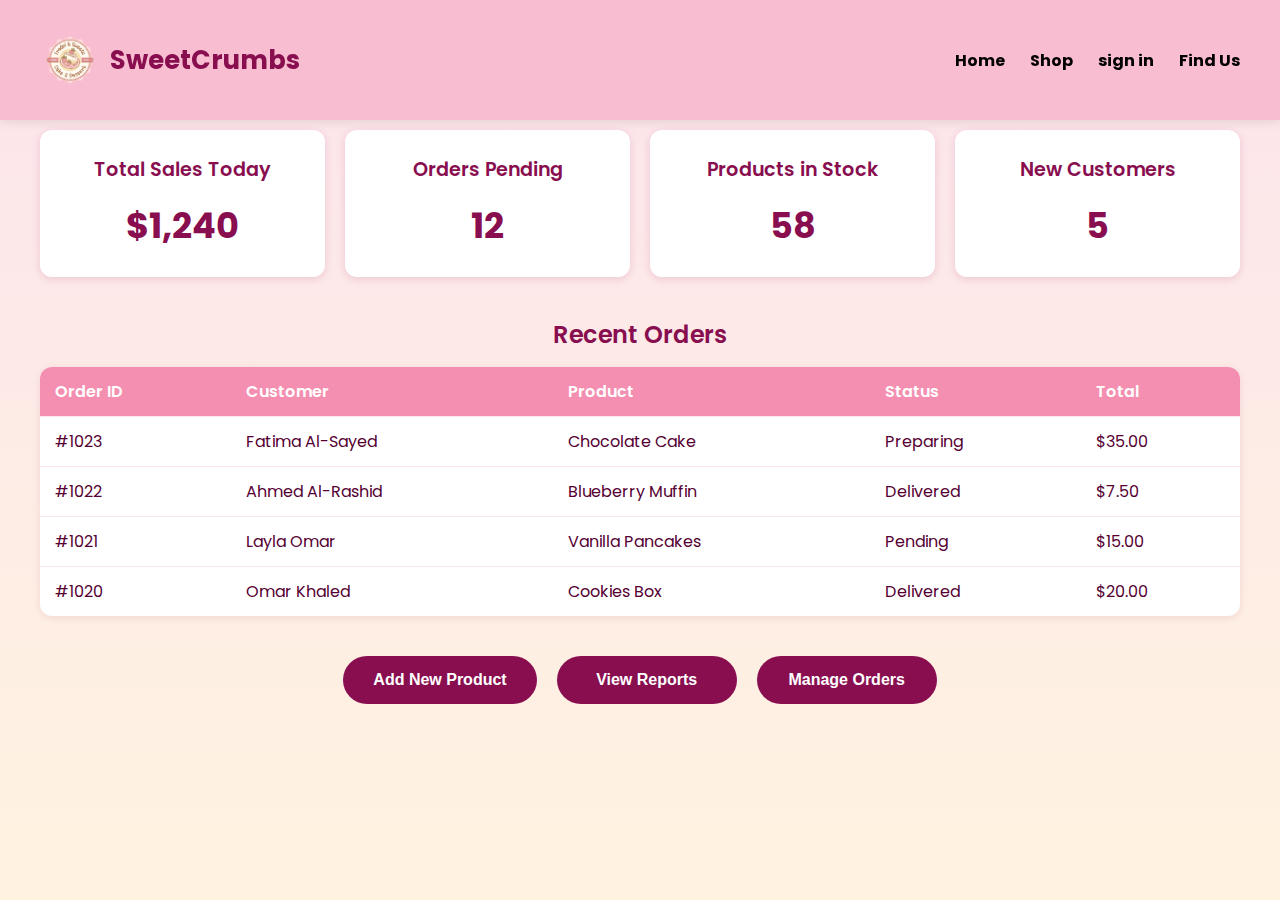
<file: Dashboard.html>
<!-- header.html -->
<header id="mainHeader">
  <div class="header-container">
    <!-- Logo -->
    <div class="logo">
      <img src="image-removebg-preview.png" alt="SweetCrumbs Logo" />
      <h2>SweetCrumbs</h2>
    </div>

    <!-- Navigation -->
    <nav>
      <ul>
        <li><a href="homepage.html">Home</a></li>
        <li><a href="cats.html">Shop</a></li>
        <li><a href="signin.html">sign in</a></li>
        <li><a href="map.html">Find Us</a></li>
      </ul>
    </nav>
  </div>
</header>
<!DOCTYPE html>
<html lang="en">
<head>
  <meta charset="UTF-8" />
  <meta name="viewport" content="width=device-width, initial-scale=1" />
  <title>SweetCrumbs Bakery - Dashboard</title>
  <link href="https://fonts.googleapis.com/css2?family=Poppins:wght@400;600&display=swap" rel="stylesheet" />
  <style>
      #mainHeader {
    position: fixed;
    top: 0;
    left: 0;
    width: 100%;
    height: 60px;
    background-color: rgba(248, 187, 208, 0.8);
    transition: height 0.4s ease, background-color 0.3s ease;
    box-shadow: 0 2px 10px rgba(0, 0, 0, 0.1);
    z-index: 1000;
    overflow: hidden;
}

#mainHeader:hover {
    height: 120px;
    background-color: rgba(248, 187, 208, 0.95);
}

#mainHeader .header-container {
    max-width: 1200px;
    margin: auto;
    display: flex;
    align-items: center;
    justify-content: space-between;
    padding: 0 30px;
    height: 100%;
    transition: padding 0.3s ease;
}

#mainHeader .logo {
    display: flex;
    align-items: center;
}

#mainHeader .logo img {
    height: 40px;
    transition: height 0.4s;
}

#mainHeader:hover .logo img {
    height: 60px;
}

#mainHeader .logo h2 {
    margin-left: 10px;
    font-size: 1.2em;
    font-family: 'Poppins', sans-serif;
    color: #880e4f;
    transition: font-size 0.4s;
}

#mainHeader:hover .logo h2 {
    font-size: 1.6em;
}

#mainHeader nav ul {
    list-style: none;
    display: flex;
    gap: 25px;
    margin: 0;
    padding: 0;
}

#mainHeader nav a {
    text-decoration: none;
    color: #000000;
    font-weight: bold;
}
    body {
      margin: 0; 
      font-family: 'Poppins', sans-serif;
      background: linear-gradient(to bottom, #fce4ec, #fff3e0);
      color: #880e4f;
      min-height: 100vh;
           padding-top: 100px; /* space for fixed header */
     box-sizing: border-box;
    }

    main {
      max-width: 1200px;
      margin: 30px auto;
      padding: 0 20px 40px;
    }
    .stats {
      display: flex;
      gap: 20px;
      flex-wrap: wrap;
      justify-content: center;
    }
    .stat-card {
      background: white;
      border-radius: 12px;
      flex: 1 1 220px;
      max-width: 280px;
      padding: 25px 30px;
      box-shadow: 0 2px 8px rgba(136,14,79,0.15);
      text-align: center;
    }
    .stat-card h3 {
      margin: 0 0 15px;
      font-weight: 600;
      font-size: 1.2rem;
    }
    .stat-card p {
      font-size: 2.2rem;
      margin: 0;
      font-weight: 700;
      color: #880e4f;
    }
    section.orders {
      margin-top: 40px;
    }
    section.orders h2 {
      font-weight: 600;
      font-size: 1.5rem;
      margin-bottom: 15px;
      text-align: center;
    }
    table {
      width: 100%;
      border-collapse: collapse;
      background: white;
      border-radius: 12px;
      overflow: hidden;
      box-shadow: 0 2px 8px rgba(136,14,79,0.1);
    }
    th, td {
      padding: 12px 15px;
      text-align: left;
      border-bottom: 1px solid #fce4ec;
      color: #550032;
    }
    th {
      background: #f48fb1;
      color: white;
      font-weight: 600;
    }
    tr:last-child td {
      border-bottom: none;
    }
    .actions {
      margin-top: 40px;
      display: flex;
      justify-content: center;
      gap: 20px;
      flex-wrap: wrap;
    }
    .btn {
      background-color: #880e4f;
      color: white;
      border: none;
      padding: 15px 30px;
      font-size: 1rem;
      border-radius: 30px;
      cursor: pointer;
      font-weight: 600;
      transition: background-color 0.3s ease;
      min-width: 180px;
      text-align: center;
    }
    .btn:hover {
      background-color: #5a0030;
    }
    @media (max-width: 600px) {
      .stat-card {
        max-width: 100%;
      }
      .actions {
        flex-direction: column;
        align-items: center;
      }
      .btn {
        width: 100%;
        max-width: 300px;
      }
    }
  </style>
</head>
<body>
  
  <main>
    <div class="stats">
      <div class="stat-card">
        <h3>Total Sales Today</h3>
        <p>$1,240</p>
      </div>
      <div class="stat-card">
        <h3>Orders Pending</h3>
        <p>12</p>
      </div>
      <div class="stat-card">
        <h3>Products in Stock</h3>
        <p>58</p>
      </div>
      <div class="stat-card">
        <h3>New Customers</h3>
        <p>5</p>
      </div>
    </div>

    <section class="orders">
      <h2>Recent Orders</h2>
      <table>
        <thead>
          <tr>
            <th>Order ID</th>
            <th>Customer</th>
            <th>Product</th>
            <th>Status</th>
            <th>Total</th>
          </tr>
        </thead>
        <tbody>
          <tr>
            <td>#1023</td>
            <td>Fatima Al-Sayed</td>
            <td>Chocolate Cake</td>
            <td>Preparing</td>
            <td>$35.00</td>
          </tr>
          <tr>
            <td>#1022</td>
            <td>Ahmed Al-Rashid</td>
            <td>Blueberry Muffin</td>
            <td>Delivered</td>
            <td>$7.50</td>
          </tr>
          <tr>
            <td>#1021</td>
            <td>Layla Omar</td>
            <td>Vanilla Pancakes</td>
            <td>Pending</td>
            <td>$15.00</td>
          </tr>
          <tr>
            <td>#1020</td>
            <td>Omar Khaled</td>
            <td>Cookies Box</td>
            <td>Delivered</td>
            <td>$20.00</td>
          </tr>
        </tbody>
      </table>
    </section>

    <div class="actions">
      <button class="btn" onclick="alert('Add new product feature coming soon!')">Add New Product</button>
      <button class="btn" onclick="alert('View reports feature coming soon!')">View Reports</button>
      <button class="btn" onclick="alert('Manage orders feature coming soon!')">Manage Orders</button>
    </div>
  </main>
</body>
</html>
</file>
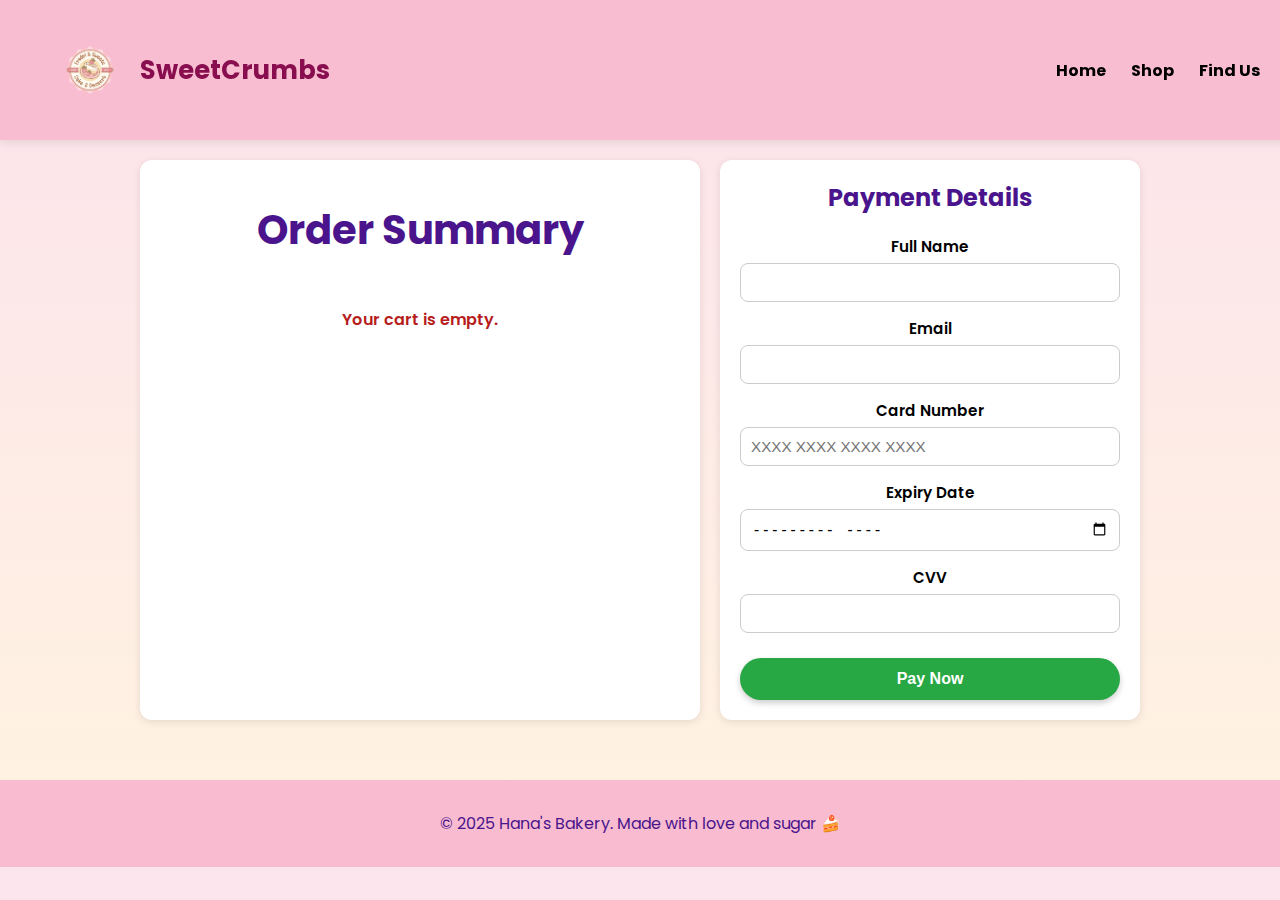
<file: payment.html>
<!-- payment.html -->
<!DOCTYPE html>
<html lang="en">
<head>
  <meta charset="UTF-8" />
  <meta name="viewport" content="width=device-width, initial-scale=1" />
  <title>Checkout - SweetCrumbs</title>
  <link rel="stylesheet" href="styles.css" />
  <link href="https://fonts.googleapis.com/css2?family=Poppins:wght@400;600&display=swap" rel="stylesheet"/>

  <style>
    body {
      font-family: 'Poppins', sans-serif;
      margin: 0;
      background: linear-gradient(to bottom, #fce4ec, #fff3e0);
    }

    /* Reuse header style idea */
    header {
      background-color: rgba(248, 187, 208, 0.9);
      padding: 10px 20px;
      display: flex;
      justify-content: space-between;
      align-items: center;
      box-shadow: 0 2px 10px rgba(0, 0, 0, 0.1);
      position: sticky;
      top: 0;
      z-index: 100;
    }

    .header-container {
      display: flex;
      justify-content: space-between;
      align-items: center;
      width: 100%;
      max-width: 1200px;
      margin: 0 auto;
    }

    .logo {
      display: flex;
      align-items: center;
      gap: 10px;
    }

    .logo img {
      height: 40px;
    }

    .logo h2 {
      margin: 0;
      color: #880e4f;
    }

    nav ul {
      list-style: none;
      display: flex;
      gap: 20px;
      margin: 0;
      padding: 0;
    }

    nav a {
      text-decoration: none;
      color: #000;
      font-weight: 600;
    }

    nav a:hover {
      color: #880e4f;
    }

    /* Checkout layout */
    .checkout-wrapper {
      max-width: 1000px;
      margin: 40px auto;
      padding: 20px;
      display: grid;
      grid-template-columns: 2fr 1.5fr;
      gap: 20px;
    }

    .card {
      background: #ffffff;
      border-radius: 12px;
      box-shadow: 0 2px 8px rgba(0,0,0,0.1);
      padding: 20px;
    }

    .card h1,
    .card h2 {
      margin-top: 0;
      color: #4a148c;
    }

    .order-list {
      list-style: none;
      padding: 0;
      margin: 10px 0 0;
    }

    .order-list li {
      display: flex;
      justify-content: space-between;
      padding: 6px 0;
      border-bottom: 1px solid #f0f0f0;
      font-size: 0.95rem;
    }

    .order-total {
      margin-top: 10px;
      font-weight: 700;
      font-size: 1.1rem;
      text-align: right;
    }

    .empty-message {
      color: #b71c1c;
      font-weight: 600;
    }

    /* Payment form */
    .form-group {
      margin-bottom: 15px;
    }

    .form-group label {
      display: block;
      margin-bottom: 5px;
      font-weight: 600;
      font-size: 0.95rem;
    }

    .form-group input,
    .form-group select {
      width: 100%;
      padding: 10px;
      border-radius: 8px;
      border: 1px solid #ccc;
      font-size: 0.95rem;
      box-sizing: border-box;
    }

    .pay-button {
      width: 100%;
      padding: 12px;
      border: none;
      border-radius: 25px;
      background-color: #28a745;
      color: white;
      font-size: 1rem;
      font-weight: 600;
      cursor: pointer;
      margin-top: 10px;
      box-shadow: 0 3px 6px rgba(0,0,0,0.2);
    }

    .pay-button:hover {
      background-color: #218838;
    }

    .success-message {
      margin-top: 15px;
      color: #2e7d32;
      font-weight: 600;
      display: none;
    }

    footer {
      background: #f8bbd0;
      padding: 15px;
      text-align: center;
      color: #4a148c;
      margin-top: 40px;
    }

    @media (max-width: 768px) {
      .checkout-wrapper {
        grid-template-columns: 1fr;
      }
    }
  </style>
</head>
<body>

  <!-- Header -->
  <header id="mainHeader">
    <div class="header-container">
      <div class="logo">
        <img src="image-removebg-preview.png" alt="SweetCrumbs Logo" />
        <h2>SweetCrumbs</h2>
      </div>
      <nav>
        <ul>
          <li><a href="index.html">Home</a></li>
          <li><a href="cats.html">Shop</a></li>
          <li><a href="map.html">Find Us</a></li>
        </ul>
      </nav>
    </div>
  </header>

  <!-- Checkout Content -->
  <div class="checkout-wrapper">
    <!-- Order Summary -->
    <div class="card">
      <h1>Order Summary</h1>
      <ul id="order-list" class="order-list"></ul>
      <p id="order-empty" class="empty-message" style="display:none;">Your cart is empty.</p>
      <p id="order-total" class="order-total"></p>
    </div>

    <!-- Payment Form -->
    <div class="card">
      <h2>Payment Details</h2>
      <form id="payment-form">
        <div class="form-group">
          <label for="name">Full Name</label>
          <input id="name" type="text" required />
        </div>

        <div class="form-group">
          <label for="email">Email</label>
          <input id="email" type="email" required />
        </div>

        <div class="form-group">
          <label for="card-number">Card Number</label>
          <input id="card-number" type="text" maxlength="19" placeholder="XXXX XXXX XXXX XXXX" required />
        </div>

        <div class="form-group">
          <label for="expiry">Expiry Date</label>
          <input id="expiry" type="month" required />
        </div>

        <div class="form-group">
          <label for="cvv">CVV</label>
          <input id="cvv" type="password" maxlength="4" required />
        </div>

        <button type="submit" class="pay-button">Pay Now</button>
        <p class="success-message" id="success-message">Payment successful! Thank you for your order 💖</p>
      </form>
    </div>
  </div>

  <footer>
    <p>&copy; 2025 Hana's Bakery. Made with love and sugar 🍰</p>
  </footer>

  <script>
    // Load cart from localStorage
    const orderList = document.getElementById("order-list");
    const orderTotal = document.getElementById("order-total");
    const orderEmpty = document.getElementById("order-empty");

    const cart = JSON.parse(localStorage.getItem("cart") || "[]");
    const total = localStorage.getItem("cartTotal") || "0.00";

    if (cart.length === 0) {
      orderEmpty.style.display = "block";
      orderTotal.textContent = "";
    } else {
      cart.forEach(item => {
        const li = document.createElement("li");
        li.innerHTML = `
          <span>${item.name}</span>
          <span>BHD ${item.price.toFixed(2)}</span>
        `;
        orderList.appendChild(li);
      });

      orderTotal.textContent = `Total: BHD ${parseFloat(total).toFixed(2)}`;
    }

    // Simple payment handler (front-end only)
    const paymentForm = document.getElementById("payment-form");
    const successMessage = document.getElementById("success-message");

    paymentForm.addEventListener("submit", function(e) {
      e.preventDefault();

      if (cart.length === 0) {
        alert("Your cart is empty.");
        return;
      }

      // Fake processing
      successMessage.style.display = "block";

      // Clear cart data after "payment"
      localStorage.removeItem("cart");
      localStorage.removeItem("cartTotal");

      orderList.innerHTML = "";
      orderTotal.textContent = "";
      orderEmpty.style.display = "block";

      // Optionally go back to shop after a short delay
      setTimeout(() => {
        window.location.href = "cats.html";
      }, 2000);
    });
  </script>

</body>
</html>
</file>
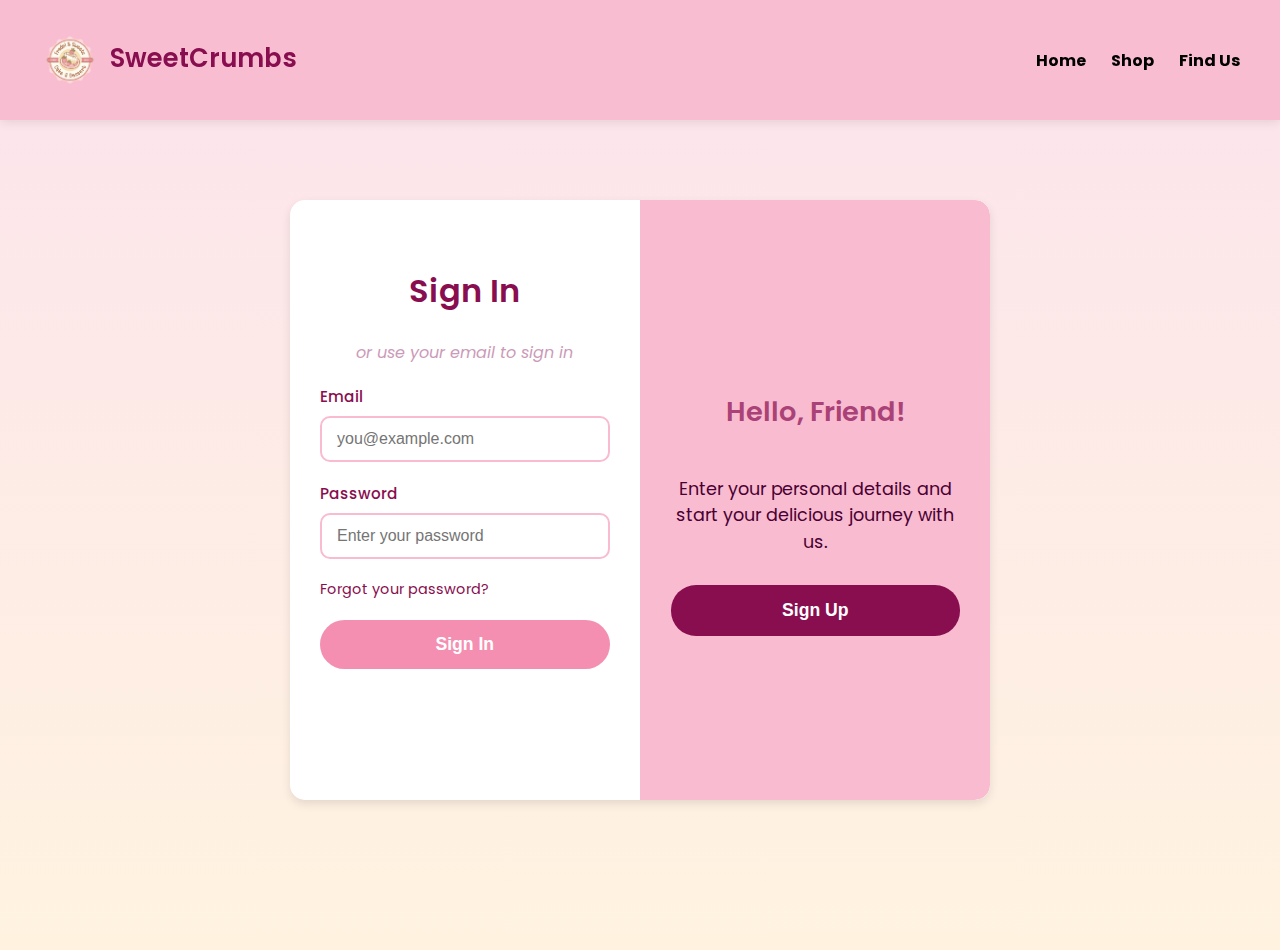
<file: signin.html>
<!-- header.html -->
<header id="mainHeader">
  <div class="header-container">
    <!-- Logo -->
    <div class="logo">
      <img src="image-removebg-preview.png" alt="SweetCrumbs Logo" />
      <h2>SweetCrumbs</h2>
    </div>

    <!-- Navigation -->
    <nav>
      <ul>
        <li><a href="index.html">Home</a></li>
        <li><a href="cats.html">Shop</a></li>
        <li><a href="map.html">Find Us</a></li>
   
      </ul>
    </nav>
  </div>
</header>

<!DOCTYPE html>
<html lang="en" dir="ltr">

<head>
    <link rel="stylesheet" href="styles.css">
  <meta charset="UTF-8" />
  <meta name="viewport" content="width=device-width, initial-scale=1" />
  <title>Bakery Sign In / Sign Up</title>
  <style>
    @import url('https://fonts.googleapis.com/css2?family=Poppins&display=swap');

    body {
      font-family: 'Poppins', sans-serif;
      background: linear-gradient(to bottom, #fce4ec, #fff3e0);
      color: #880e4f;
      display: flex;
      justify-content: center;
      align-items: center;
      height: 100vh;
      margin: 0;
      padding: 0 20px;
      overflow: hidden;
      text-align: center;
    }

    .container {
      display: flex;
      max-width: 700px;
      width: 100%;
      background: white;
      border-radius: 15px;
      box-shadow: 0 4px 10px rgba(0, 0, 0, 0.1);
      overflow: hidden;
      min-height: 600px;
      max-height: 90vh;
    }

    .signin-section,
    .signup-section {
      flex: 1;
      padding: 40px 30px;
      overflow-y: auto;
    }

    .signin-section {
      border-right: 1px solid #f8bbd0;
    }

    h2,
    h3 {
      margin-bottom: 25px;
      font-weight: 600;
    }

    h2 {
      color: #880e4f;
      font-size: 2em;
    }

    h3 {
      color: #aa4277;
      font-size: 1.7em;
    }

    p.separator {
      color: #cc9ab8;
      margin-bottom: 20px;
      font-style: italic;
    }

    .error-message {
      color: #d81b60;
      margin-bottom: 15px;
      font-weight: 600;
    }

    label {
      display: block;
      text-align: left;
      margin-bottom: 8px;
      color: #880e4f;
      font-weight: 500;
      font-size: 0.95em;
    }

    input[type="email"],
    input[type="password"] {
      width: 100%;
      padding: 12px 15px;
      margin-bottom: 20px;
      border: 2px solid #f8bbd0;
      border-radius: 10px;
      font-size: 1em;
      transition: border-color 0.3s;
    }

    input[type="email"]:focus,
    input[type="password"]:focus {
      border-color: #880e4f;
      outline: none;
    }

    button {
      background-color: #f48fb1;
      border: none;
      color: white;
      padding: 14px 0;
      font-size: 1.1em;
      border-radius: 25px;
      cursor: pointer;
      width: 100%;
      transition: background-color 0.3s ease, transform 0.2s ease;
      font-weight: 600;
    }

    button:hover {
      background-color: #880e4f;
      transform: scale(1.05);
    }

    .forgot-password-container {
      text-align: left;
      margin-bottom: 20px;
    }

    .forgot-password {
      color: #880e4f;
      font-size: 0.9em;
      text-decoration: none;
    }

    .forgot-password:hover {
      text-decoration: underline;
    }

    .signup-section {
      background: #f8bbd0;
      color: #4a0033;
      display: flex;
      flex-direction: column;
      justify-content: center;
      align-items: center;
      border-radius: 0 15px 15px 0;
    }

    .signup-section p {
      font-size: 1.1em;
      margin-bottom: 30px;
      line-height: 1.5;
    }

    .signup-button {
      background-color: #880e4f;
      padding: 15px 0;
      font-size: 1.1em;
      border-radius: 25px;
      border: none;
      color: white;
      cursor: pointer;
      font-weight: 600;
      transition: background-color 0.3s ease, transform 0.2s ease;
      width: 100%;
    }

    .signup-button:hover {
      background-color: #5a0030;
      transform: scale(1.05);
    }

    @media (max-width: 680px) {
      body {
        align-items: flex-start;
        overflow: auto;
      }

      .container {
        flex-direction: column;
        border-radius: 15px;
        max-height: none;
      }

      .signin-section,
      .signup-section {
        border: none !important;
        padding: 30px 20px;
        max-height: none;
      }

      .signup-section {
        border-radius: 0 0 15px 15px !important;
        margin-top: 20px;
      }
    }
  </style>
</head>

<body>
  <div class="container">
    <div class="signin-section">
      <h2>Sign In</h2>
      <p class="separator">or use your email to sign in</p>

      <form>
        <label for="email">Email</label>
        <input type="email" id="email" placeholder="you@example.com" required />

        <label for="password">Password</label>
        <input type="password" id="password" placeholder="Enter your password" required />

        <div class="forgot-password-container">
          <a href="#" class="forgot-password">Forgot your password?</a>
        </div>

        <button type="submit">Sign In</button>
      </form>
    </div>

    <div class="signup-section">
      <h3>Hello, Friend!</h3>
      <p>Enter your personal details and start your delicious journey with us.</p>
      <button class="signup-button" onclick="window.location.href='signup.html'">Sign Up</button>
    </div>
  </div>
</body>

</html>
</file>
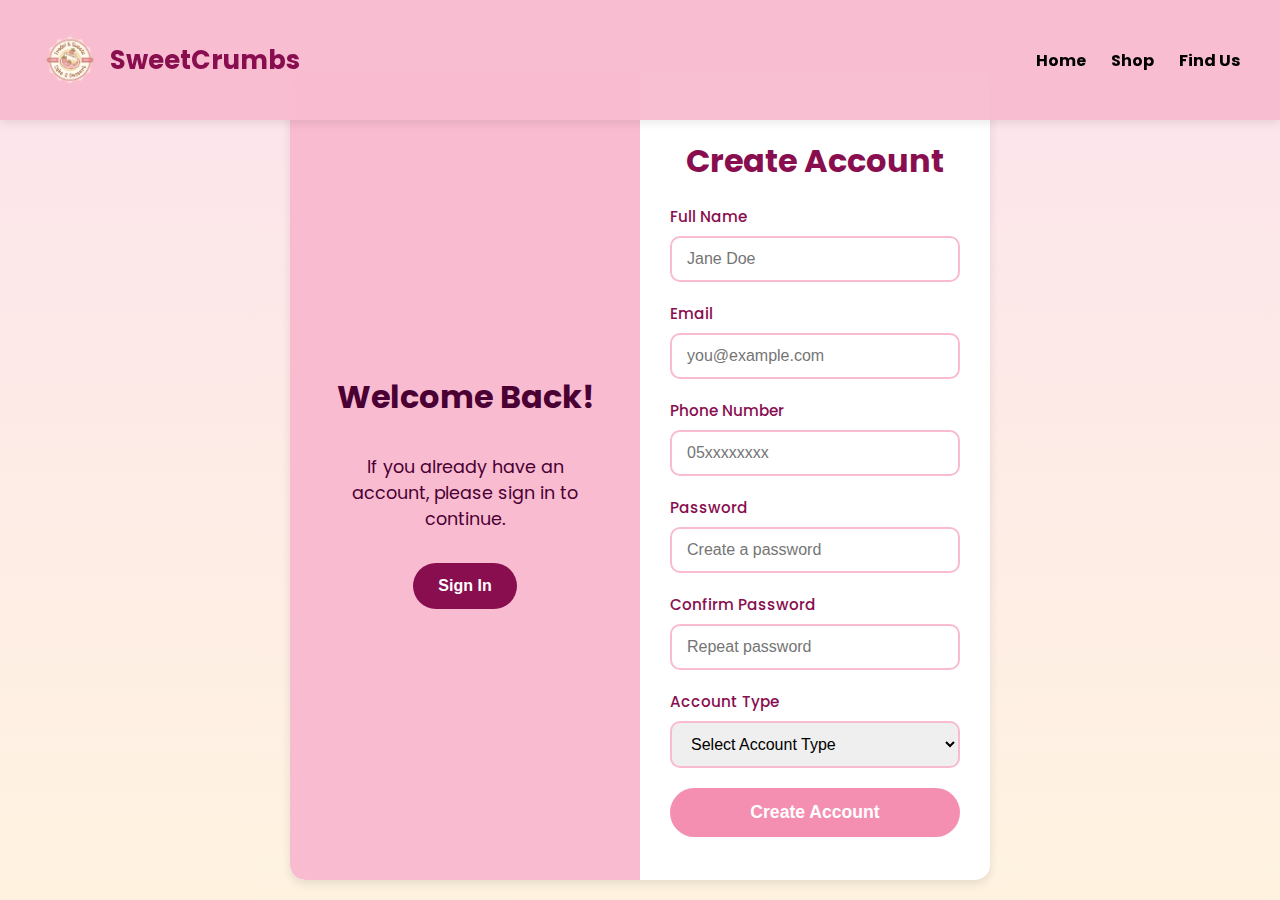
<file: signup.html>
<!-- header.html -->
<header id="mainHeader">
  <div class="header-container">
    <!-- Logo -->
    <div class="logo">
      <img src="image-removebg-preview.png" alt="SweetCrumbs Logo" />
      <h2>SweetCrumbs</h2>
    </div>

    <!-- Navigation -->
    <nav>
      <ul>
        <li><a href="index.html">Home</a></li>
        <li><a href="cats.html">Shop</a></li>
        <li><a href="map.html">Find Us</a></li>
  
      </ul>
    </nav>
  </div>
</header>

<!DOCTYPE html>
<html lang="en" dir="ltr">
<head>
    <link rel="stylesheet" href="styles.css">
  <meta charset="UTF-8" />
  <meta name="viewport" content="width=device-width, initial-scale=1" />
  <title>Sign Up | Hana's Bakery</title>
  <style>
    @import url('https://fonts.googleapis.com/css2?family=Poppins&display=swap');

    body {
  font-family: 'Poppins', sans-serif;
  background: linear-gradient(to bottom, #fce4ec, #fff3e0);
  color: #880e4f;
  display: flex;
  justify-content: center;

  margin: 0;
  padding: 0 20px;

     padding-top: 20px;
     box-sizing: border-box;
}


    .container {
      display: flex;
      max-width: 700px;
      width: 100%;
      background: white;
      border-radius: 15px;
      box-shadow: 0 4px 10px rgba(0, 0, 0, 0.1);
      overflow: hidden;
      min-height: 600px;
      max-height: 90vh;
    }

    .info-section,
    .signup-section {
      flex: 1;
      padding: 40px 30px;
    }

    .info-section {
      background: #f8bbd0;
      color: #4a0033;
      display: flex;
      flex-direction: column;
      justify-content: center;
      align-items: center;
      border-radius: 15px 0 0 15px;
    }

    .info-section h3 {
      font-size: 2em;
      margin-bottom: 15px;
    }

    .info-section p {
      font-size: 1.1em;
      margin-bottom: 30px;
      line-height: 1.5;
      max-width: 250px;
      text-align: center;
    }

    .info-section button {
      background-color: #880e4f;
      color: white;
      border: none;
      padding: 14px 25px;
      border-radius: 25px;
      font-weight: 600;
      font-size: 1em;
      cursor: pointer;
      transition: background-color 0.3s ease, transform 0.2s ease;
    }

    .info-section button:hover {
      background-color: #5a0030;
      transform: scale(1.05);
    }

    .signup-section {
      overflow-y: auto;
    }

    .signup-section h2 {
      font-size: 2em;
      color: #880e4f;
      margin-bottom: 20px;
    }

    label {
      display: block;
      text-align: left;
      margin-bottom: 8px;
      color: #880e4f;
      font-weight: 500;
      font-size: 0.95em;
    }

    input, select {
      width: 100%;
      padding: 12px 15px;
      margin-bottom: 20px;
      border: 2px solid #f8bbd0;
      border-radius: 10px;
      font-size: 1em;
      transition: border-color 0.3s;
      box-sizing: border-box;
    }

    input:focus, select:focus {
      border-color: #880e4f;
      outline: none;
    }

    button[type="submit"] {
      background-color: #f48fb1;
      border: none;
      color: white;
      padding: 14px 0;
      font-size: 1.1em;
      border-radius: 25px;
      cursor: pointer;
      width: 100%;
      font-weight: 600;
      transition: background-color 0.3s ease, transform 0.2s ease;
    }

    button[type="submit"]:hover {
      background-color: #880e4f;
      transform: scale(1.05);
    }

    @media (max-width: 680px) {
      body {
        align-items: flex-start;
        overflow: auto;
      }

      .container {
        flex-direction: column;
        max-height: none;
        height: auto;
      }

      .info-section {
        border-radius: 15px 15px 0 0;
        padding: 30px 20px;
      }

      .signup-section {
        border-radius: 0 0 15px 15px;
        padding: 30px 20px;
        max-height: none;
      }
    }
  </style>
</head>
<body>
  <div class="container">
    <div class="info-section">
      <h3>Welcome Back!</h3>
      <p>If you already have an account, please sign in to continue.</p>
      <button onclick="window.location.href='signin.html'">Sign In</button>
    </div>

    <div class="signup-section">
      <h2>Create Account</h2>
      <form id="signupForm" novalidate>
        <label for="name">Full Name</label>
        <input type="text" id="name" name="Name" placeholder="Jane Doe" required />

        <label for="email">Email</label>
        <input type="email" id="email" name="Email" placeholder="you@example.com" required />

        <label for="number">Phone Number</label>
        <input type="text" id="number" name="number" placeholder="05xxxxxxxx" required />

        <label for="password">Password</label>
        <input type="password" id="password" name="Password" placeholder="Create a password" required />

        <label for="confirmPassword">Confirm Password</label>
        <input type="password" id="confirmPassword" name="ConfirmPassword" placeholder="Repeat password" required />

        <label for="accountType">Account Type</label>
        <select name="account_type" id="accountType" required>
          <option value="">Select Account Type</option>
          <option value="Costumer">Costumer</option>
          <option value="Admin">Admin</option>
        </select>

        <input type="text" name="specialization" id="specializationField"
          placeholder="Specialization (for tutors only)" style="display: none" />

        <button type="submit">Create Account</button>
      </form>
    </div>
  </div>

  <script>
    const accountTypeSelect = document.getElementById('accountType');
    const specializationField = document.getElementById('specializationField');

    accountTypeSelect.addEventListener('change', () => {
      if (accountTypeSelect.value === 'tutor') {
        specializationField.style.display = 'block';
        specializationField.required = true;
      } else {
        specializationField.style.display = 'none';
        specializationField.required = false;
        specializationField.value = '';
      }
    });

    document.getElementById('signupForm').addEventListener('submit', function (e) {
      e.preventDefault();

      const form = e.target;
      const email = form.Email.value.trim();
      const number = form.number.value.trim();
      const password = form.Password.value;
      const confirmPassword = form.ConfirmPassword.value;
      const accountType = form.account_type.value;
      const specialization = form.specialization.value.trim();

      const emailPattern = /^[^\s@]+@[^\s@]+\.[^\s@]+$/;
      if (!emailPattern.test(email)) {
        alert('Please enter a valid email address.');
        return;
      }

      const phonePattern = /^\d{10,11}$/;
      if (!phonePattern.test(number)) {
        alert('Phone number must be 10 or 11 digits only.');
        return;
      }

      if (password !== confirmPassword) {
        alert('Passwords do not match.');
        return;
      }

      const passwordPattern = /^(?=.*[A-Za-z])(?=.*\d)(?=.*[!@#$%^&*])[A-Za-z\d!@#$%^&*]{8,}$/;
      if (!passwordPattern.test(password)) {
        alert('Password must be at least 8 characters long and include at least one letter, one number, and one special character.');
        return;
      }

      if (accountType === 'tutor' && specialization.length === 0) {
        alert('Please enter your specialization.');
        return;
      }

      alert('Account created successfully! (Demo only, no backend)');
      form.reset();
      specializationField.style.display = 'none';
      specializationField.required = false;
    });
  </script>
</body>
</html>
</file>
<file: styles.css>
/* styles.css */

/* Base reset and global styles */
html, body {
    margin: 0;
    padding-top: 50px; /* enough space for expanded header */
    font-family: 'Poppins', sans-serif;
    background: linear-gradient(to bottom, #fce4ec, #fff3e0);
    color: #000000;
    text-align: center;
    transition: 0.3s;
}


/* Header styles */
#mainHeader {
    position: fixed;
    top: 0;
    left: 0;
    width: 100%;
    height: 60px;
    background-color: rgba(248, 187, 208, 0.8);
    transition: height 0.4s ease, background-color 0.3s ease;
    box-shadow: 0 2px 10px rgba(0, 0, 0, 0.1);
    z-index: 1000;
    overflow: hidden;
}

#mainHeader:hover {
    height: 120px;
    background-color: rgba(248, 187, 208, 0.95);
}

#mainHeader .header-container {
    max-width: 1200px;
    margin: auto;
    display: flex;
    align-items: center;
    justify-content: space-between;
    padding: 0 30px;
    height: 100%;
    transition: padding 0.3s ease;
}

#mainHeader .logo {
    display: flex;
    align-items: center;
}

#mainHeader .logo img {
    height: 40px;
    transition: height 0.4s;
}

#mainHeader:hover .logo img {
    height: 60px;
}

#mainHeader .logo h2 {
    margin-left: 10px;
    font-size: 1.2em;
    font-family: 'Poppins', sans-serif;
    color: #880e4f;
    transition: font-size 0.4s;
}

#mainHeader:hover .logo h2 {
    font-size: 1.6em;
}

#mainHeader nav ul {
    list-style: none;
    display: flex;
    gap: 25px;
    margin: 0;
    padding: 0;
}

#mainHeader nav a {
    text-decoration: none;
    color: #000000;
    font-weight: bold;
}

/* Cards (used in multiple sections) */
.item-card, .product-card, .info-box, .founder-card {
    background: white;
    padding: 20px;
    border-radius: 15px;
    text-align: center;
    box-shadow: 0 4px 10px rgba(0,0,0,0.1);
    transition: transform 0.3s, box-shadow 0.3s;
}

.item-card:hover,
.product-card:hover,
.founder-card:hover,
.info-box:hover {
    transform: translateY(-5px);
    box-shadow: 0 8px 15px rgba(0,0,0,0.2);
}

/* Images inside cards */
.item-card img,
.product-card img,
.info-box img {
    width: 100%;
    height: 150px;
    object-fit: cover;
    border-radius: 10px;
}

/* Buttons */
.btn {
    padding: 12px 25px;
    border: none;
    background: #ec407a;
    color: white;
    border-radius: 20px;
    cursor: pointer;
    font-size: 1em;
    transition: 0.3s;
}

.btn:hover {
    background: #d81b60;
    transform: scale(1.05);
}

/* Headings */
h1 {
    font-size: 2.5em;
    padding: 20px;
}

/* Animations */
@keyframes bounce {
    0% { transform: translateY(0); }
    100% { transform: translateY(-10px); }
}

@keyframes fadeIn {
    from { opacity: 0; }
    to { opacity: 1; }
}

.container {
  display: flex;
  max-width: 700px;
  width: 100%;
  background: white;
  border-radius: 15px;
  box-shadow: 0 4px 10px rgba(0, 0, 0, 0.1);
  overflow: hidden;
  min-height: 600px;
  max-height: 600px; /* ← fixed height */
}

.signin-section,
.signup-section {
  flex: 1;
  padding: 40px 30px;
  overflow-y: auto; /* ← enables scroll */
}
</file>
